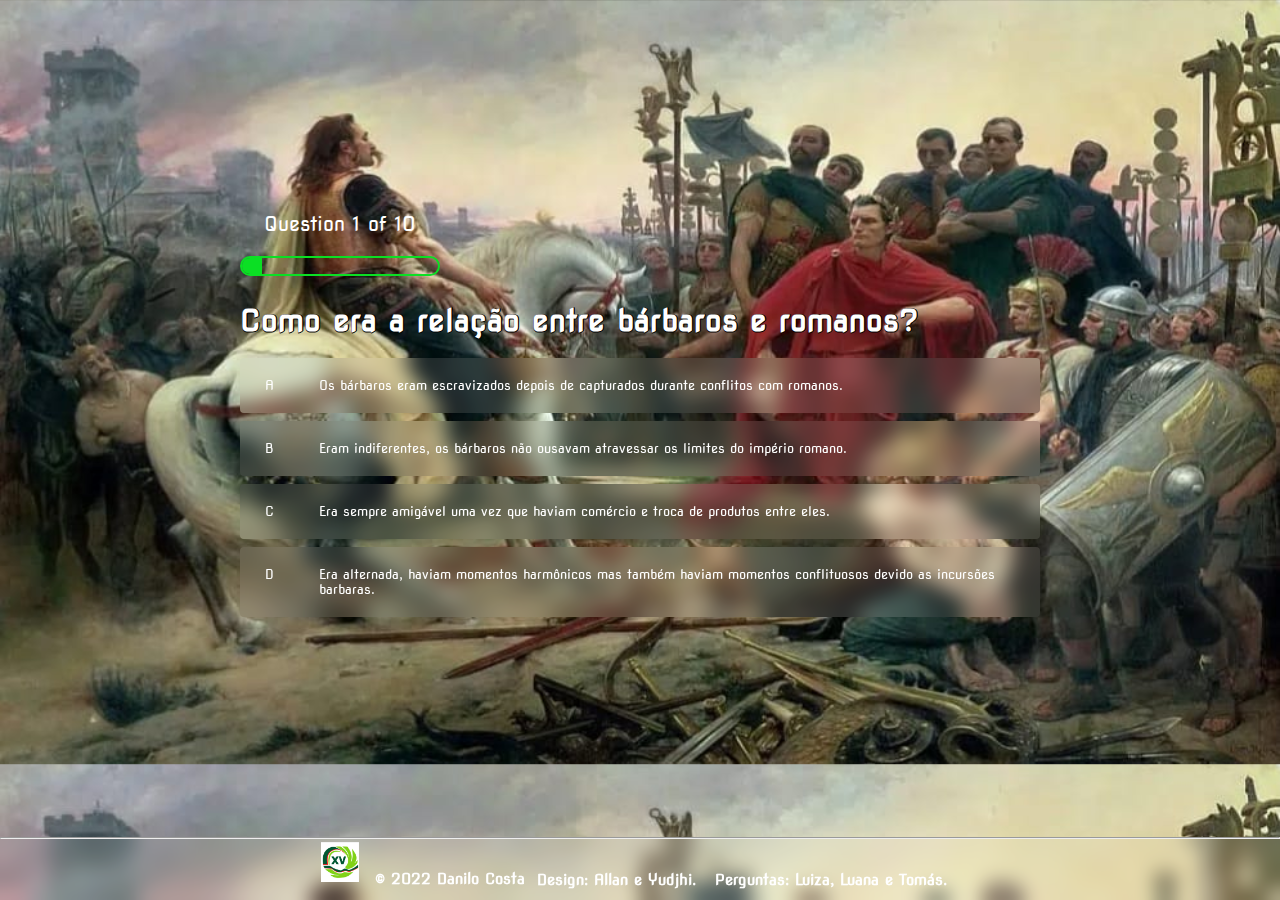
<file: game.html>
<!DOCTYPE html>
<html lang="pt-BR">
  <head>
    <meta charset="UTF-8">
    <meta http-equiv="X-UA-Compatible" content="IE=edge">
    <meta name="viewport" content="width=device-width, initial-scale=1.0">
    <title>Quiz</title>
    <link rel="icon" href="./icon.png">
    <link rel="stylesheet" href="./style.css">
    <link rel="stylesheet" href="./game.css">
  </head>
  <body>
    <main>
      <div class="container">
        <div id="game" class="justify-center flex-column">
          <div id="hud">
            <div class="hud-item">
              <p id="progressText" class="hud-prefix">
                Progress
              </p>
              <div id="progressBar">
                <div id="progressBarFull"></div>
              </div>
            </div>
            <div class="hud-item">
              <p class="hud-prefix" id="scoreText">
                score
              </p>
              <h1 class="hud-main-text" id="score">
                0
              </h1>
            </div>
          </div>
          <h3 id="question">Question</h1>
          <div class="choice-container">
            <p class="choice-prefix">A</p>
            <p class="choice-text" data-number="1">Choice</p>
          </div>
          <div class="choice-container">
            <p class="choice-prefix">B</p>
            <p class="choice-text" data-number="2">Choice 2</p>
          </div>
          <div class="choice-container">
            <p class="choice-prefix">C</p>
            <p class="choice-text" data-number="3">Choice 3</p>
          </div>
          <div class="choice-container">
            <p class="choice-prefix">D</p>
            <p class="choice-text" data-number="4">Choice 4</p>
          </div>
        </div>
      </div>
    </main>
    <footer id="footer">
      <hr>
      <img src="./logo.jpeg" class="logo">
      <div id="copyright">
        &copy; 2022 Danilo Costa
      </div>
      <div class="participants">
        Design: Allan e Yudjhi.
      </div>
      <div class="participants">
        Perguntas: Luiza, Luana e Tomás.
      </div>
    </footer>
    <script src="./game.js"></script>
  </body>
</html>
</file>
<file: style.css>
@import url('https://fonts.googleapis.com/css2?family=Nova+Square&display=swap');

:root {
  background: rgb(56,52,52);
  background: url('background.jpeg');
  background-size: 100%;

  --btn: rgba(255, 255, 255, 0.1);
  --btn-hov: rgba(255, 255, 255, 0.6);
  --btn-text: #fff;
  --h1: #fff;
}

* {
  box-sizing: border-box;
  padding: 0;
  margin: 0;
  font-size:  62.5%;
  font-family: 'Nova Square', cursive;
}

h1 {
  font-size: 5.4rem;
  color: var(--h1);
  margin-bottom: 5rem;
  text-shadow: 
              -1px -1px 0px #000, 
              -1px 1px 0px #000,      
              1px -1px 0px #000,    
              1px 0px 0px #000;
}

h2 {
  font-size: 4.2rem;
  margin-bottom: 4rem;
  text-shadow: 
              -1px -1px 0px #000, 
              -1px 1px 0px #000,      
              1px -1px 0px #000,    
              1px 0px 0px #000;
}

.container {
  width: 100vw;
  height: 93vh;
  display: flex;
  justify-content: center;
  align-items: center;
  max-width: 80rem;
  margin: 0 auto;
  padding: 2rem;
}

.flex-column {
  display: flex;
  flex-direction: column; 
}

.flex-center {
  justify-content: center;
  align-items: center;
}

.justify-center {
  justify-content: center;
}

.text-center {
  text-align: center;
}

.hidden {
  display: none;
}

.btn {
  font-size: 2.4rem;
  padding: 2rem 0;
  width: 30rem;
  text-align: center;
  margin-bottom: 1rem;
  color: var(--btn-text);
  background: var(--btn);
  border-radius: 4px;
  backdrop-filter: blur(10px);
  -webkit-backdrop-filter: blur(10px);
  text-decoration: none;
}

.btn:hover {
  cursor: pointer;
  box-shadow: 0 0.4rem 1.4rem 0 var(--btn-hov);
  transition: transform 150ms;
  transform: scale(1.03);
}

.btn[disabled]:hover {
  cursor: not-allowed;
  box-shadow: none;
  transform: none;
}

.fa-play {
  font-size: 2.5rem;
  margin-left: 1rem;
}

.fa-crown {
  font-size: 2.5rem;
  margin-left: 1rem;
}

.fa-arrow-rotate-left {
  margin-left: 1rem;
  font-size: 2rem;
}

#footer {
  height: 7vh;
  justify-content: center;
  text-align: center;
  font-size: 2.4rem;
  font-weight: bold;
  color: #fff;
  background: var(--btn);
  backdrop-filter: blur(10px);
  -webkit-backdrop-filter: blur(10px);
}

.logo {
  display: inline;
  padding: 0.5px;
  margin: 0.3vh 0;
  height: 4.5vh;
}

#copyright {
  display: inline;
  margin: 1% 0;
  padding: 0.5%;
}

.participants {
  display: inline;
  padding-right: 1%;
}

/* End Page CSS */

.end-form-container {
  width: 100%;
  display: flex;
  flex-direction: column;
  align-items: center;
  max-width: 30rem;
}

input {
  margin-bottom: 1rem;
  width: 20rem;
  padding: 1.5rem;
  font-size: 1.8rem;
  border: none;
  box-shadow: 0 0.4rem 1.4rem 0 rgba(255, 255, 255, 0.6);
}

input::placeholder {
  color: #aaa;
}

#username {
  margin-bottom: 3rem;
  width: 100%;
  outline: none;
}

#end-text {
  font-size: 2.4rem;
  color: #fff;
  text-align: center;
}

#saveScoreBtn {
  border: none;
}

.fa-home {
  margin-left: 1rem;
  font-size: 2rem;
}

.participants-home {
  text-align: center;
  font-size: 2.4rem;
  font-weight: bold;
  color: #fff;
  display: inline;
  padding-right: 1%;
  text-shadow: 
              -0.5px -0.5px 0px #000, 
              -0.5px 0.5px 0px #000,      
              0.5px -0.5px 0px #000,    
              0.5px 0px 0px #000;
}
</file>
<file: game.css>
:root {
  --choice-back: rgba(255, 255, 255, 0.1);
  --choice-hov: rgba(255, 255, 255, 0.6);
}

body {
  color: #fff;
}

.choice-container {
  display: flex;
  margin-bottom: 0.8rem;
  width: 100%;
  border-radius: 4px;
  background: var(--choice-back);
  backdrop-filter: blur(10px);
  -webkit-backdrop-filter: blur(10px);
  font-size: 2rem;
  min-width: 80rem;
}

.choice-container:hover {
  cursor: pointer;
  box-shadow: 0 0.4rem 1rem 0 var(--choice-hov);
  transform: scale(1.02);
  transform: transform 100ms;
}

.choice-prefix {
  padding: 2rem 2.5rem;
  color: #fff;
}

.choice-text {
  padding: 2rem;
  width: 100%;
}

h3 {
  margin-bottom: 2rem;
  color: #fff;
  font-size: 3rem;
  text-shadow: 
              -0.5px -0.5px 0px #000, 
              -0.5px 0.5px 0px #000,      
              0.5px -0.5px 0px #000,    
              0.5px 0px 0px #000;
}

.correct {
  background: rgba(255, 25, 21, 0.6);
}

.incorrect {
  background: rgba(255, 25, 21, 0.6);
}

/* Heads up Display */
#hud {
  display: flex;
  justify-content: space-between;
}

.hud-item {
  height: 90px;
}

.hud-prefix {
  text-align: center;
  font-size: 2rem;
}

.hud-main-text {
  text-align: center;
}

#progressBar {
  width: 20rem;
  height: 2rem;
  border: 0.2rem solid rgb(11,223,36);
  margin-top: 2rem;
  border-radius: 50px;
  overflow: hidden;
}

#progressBarFull {
  height: 100%;
  background: rgb(11,223,36);
  width: 0%;
}

#score {
  opacity: 0;
}

#scoreText {
  opacity: 0;
}

@media screen and (max-width: 768px) {
  .choice-container {
    display: flex;
    margin-bottom: 0.2rem;
    width: 100%;
    border-radius: 4px;
    background: var(--choice-back);
    backdrop-filter: blur(10px);
    -webkit-backdrop-filter: blur(10px);
    font-size: 0.5rem;
    min-width: 40rem;
  }
  
  .choice-container:hover {
    cursor: pointer;
    box-shadow: 0 0.4rem 1rem 0 var(--choice-hov);
    transform: scale(1.02);
    transform: transform 100ms;
  }
  
  .choice-prefix {
    padding: 0.5rem 1rem;
    color: #fff;
  }
  
  .choice-text {
    padding: 0.5rem;
    width: 100%;
  }  

  h3 {
    margin-bottom: 0.5rem;
    color: #fff;
    font-size: 1rem;
    text-shadow: 
                -0.5px -0.5px 0px #000, 
                -0.5px 0.5px 0px #000,      
                0.5px -0.5px 0px #000,    
                0.5px 0px 0px #000;
  }
  
  .hud-item {
    height: 45px;
  }
  
  .hud-prefix {
    text-align: center;
    font-size: 1rem;
  }
  
  .hud-main-text {
    text-align: center;
  }
  
  #progressBar {
    width: 10rem;
    height: 1rem;
    border: 0.2rem solid rgb(11,223,36);
    margin-top: 1rem;
    border-radius: 50px;
    overflow: hidden;
  }
  
  #progressBarFull {
    height: 100%;
    background: rgb(11,223,36);
    width: 0%;
  }
  
  #score {
    opacity: 0;
  }
  
  #scoreText {
    opacity: 0;
  }
  
  footer {
    opacity: 0;
  }
}
</file>
